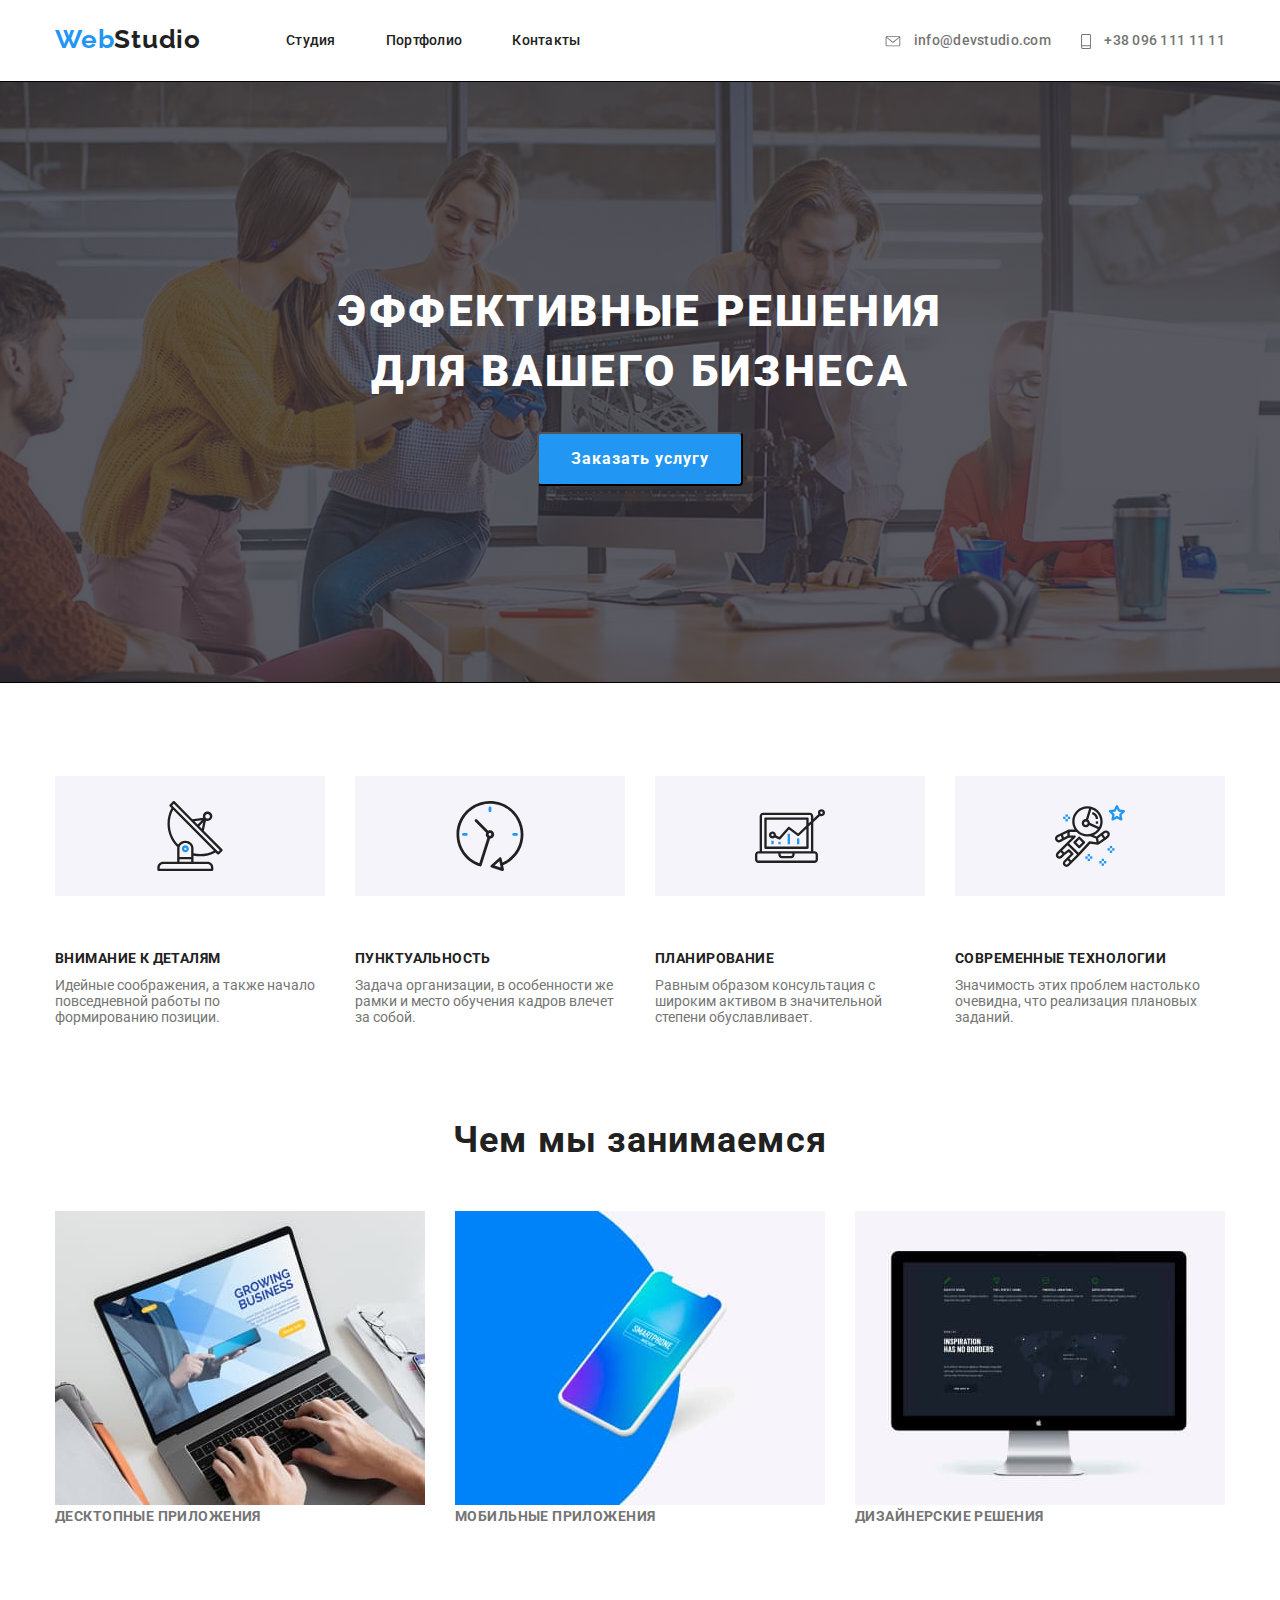
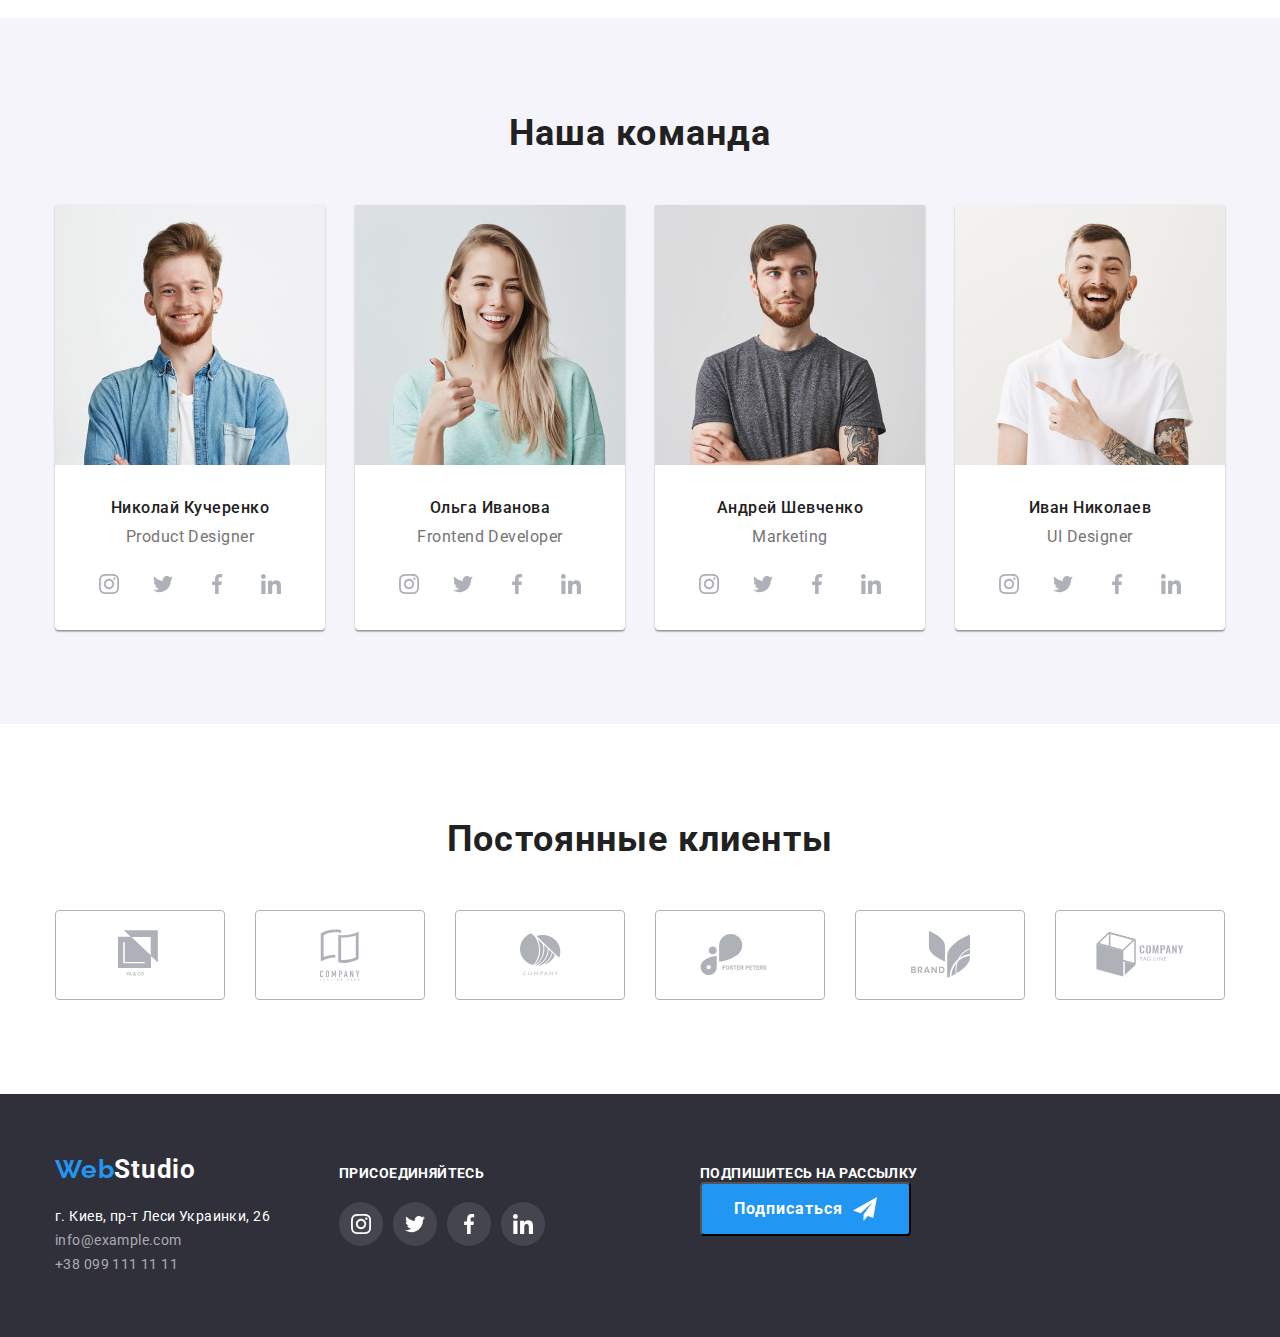
<file: index.html>
<!DOCTYPE html>
<html lang="ru">
  <head>
    <meta charset="UTF-8" />
    <meta name="viewport" content="width=device-width, initial-scale=1.0" />
    <title>Студия</title>
    <link
      href="https://fonts.googleapis.com/css2?family=Raleway:wght@700&family=Roboto:wght@400;500;700;900&display=swap"
      rel="stylesheet"
    />
    <link rel="stylesheet" href="./css/normalize.css" />
    <link rel="stylesheet" href="./css/style.css" />
  </head>

  <body>
    <!-- Шапка -->

    <header class="heder">
      <div class="conteiner">
        <nav class="navigation">
          <a href="./index.html" aria-label="Логотип" class="logo-decoration">
            <span class="logo">Web</span><span class="logo-studio">Studio</span>
          </a>

          <ul class="link">
            <li class="general">
              <a href="./index.html" class="link-item">Студия</a>
            </li>
            <li class="general">
              <a href="./portfolio.html" class="link-item">Портфолио</a>
            </li>
            <li class="general"><a href="" class="link-item">Контакты</a></li>
          </ul>
        </nav>

        <ul class="info">
          <li class="info-item">
            <a href="mailto:info@devstudio.com" class="info-kontakt" lang="en">
              <svg class="icon" width="16px" height="11px">
                <use href="./img/sprite.svg#mail-logo"></use>
              </svg>
              info@devstudio.com</a
            >
          </li>
          <li class="info-item">
            <a href="tel:+380961111111" class="info-kontakt">
              <svg class="icon" width="10px" height="15px">
                <use href="./img/sprite.svg#tel"></use>
              </svg>
              +38 096 111 11 11</a
            >
          </li>
        </ul>
      </div>
    </header>

    <!--Герой-->

    <main>
      <div class="overlay">
        <section class="hero">
          <h1 class="hero-title">
            Эффективные решения <br />
            для вашего бизнеса
          </h1>
          <button class="button">Заказать услугу</button>
        </section>
      </div>

      <!--Преимущества-->

      <section class="first-section">
        <div class="conteiner">
          <h2 class="main-title" hidden>Наши преимущества</h2>

          <ul class="primery">
            <li class="size">
              <div class="primery-svg">
                <svg class="primery-item">
                  <use href="./img/sprite.svg#antenna"></use>
                </svg>
              </div>
              <b class="title">Внимание к деталям</b>
              <p class="text">
                Идейные соображения, а также начало повседневной работы по
                формированию позиции.
              </p>
            </li>

            <li class="size">
              <div class="primery-svg">
                <svg width="70px" height="70px">
                  <use href="./img/sprite.svg#clock"></use>
                </svg>
              </div>

              <b class="title">Пунктуальность</b>
              <p class="text">
                Задача организации, в особенности же рамки и место обучения
                кадров влечет за собой.
              </p>
            </li>

            <li class="size">
              <div class="primery-svg">
                <svg width="70px" height="70px">
                  <use href="./img/sprite.svg#diagram"></use>
                </svg>
              </div>

              <b class="title">Планирование</b>
              <p class="text">
                Равным образом консультация с широким активом в значительной
                степени обуславливает.
              </p>
            </li>

            <li class="size">
              <div class="primery-svg">
                <svg width="70px" height="70px">
                  <use href="./img/sprite.svg#astronaut"></use>
                </svg>
              </div>

              <b class="title">Современные технологии</b>
              <p class="text">
                Значимость этих проблем настолько очевидна, что реализация
                плановых заданий.
              </p>
            </li>
          </ul>
        </div>
      </section>

      <!--Чем мы занимаемся-->

      <section class="two-section item">
        <div class="conteiner">
          <h2 class="main-title">Чем мы занимаемся</h2>
          <ul class="employment">
            <li class="size-two">
              <img
                src="./img/img.jpg"
                alt="Десктопные приложения"
                width="370"
                height="294"
              />
              <b class="title-list">Десктопные приложения</b>
            </li>

            <li class="size-two">
              <img
                src="./img/box.jpg"
                alt="Мобильные приложения"
                width="370"
                height="294"
              />
              <b class="title-list">Мобильные приложения</b>
            </li>

            <li class="size-two">
              <img
                src="./img/desktop.jpg"
                alt="Дизайнерские решения"
                width="370"
                height="294"
              />
              <b class="title-list">Дизайнерские решения</b>
            </li>
          </ul>
        </div>
      </section>

      <!--Наша команда-->

      <section class="team item">
        <div class="conteiner">
          <h2 class="main-title">Наша команда</h2>
          <ul class="team-list">
            <li class="size-two comand">
              <img
                class="photo"
                src="./img/nikolaj.jpg"
                alt="Фото Николая Кучеренко"
              />
              <h3 class="employees">Николай Кучеренко</h3>
              <p lang="en" class="employees-position">Product Designer</p>
              <ul class="group">
                <li lang="en" class="group-list">
                  <a href="" aria-label="instagram" class="group-title">
                    <svg width="20px" height="20px">
                      <use href="./img/sprite.svg#instagram"></use>
                    </svg>
                  </a>
                </li>
                <li lang="en" class="group-list">
                  <a href="" aria-label="twitter" class="group-title">
                    <svg width="20px" height="20px">
                      <use href="./img/sprite.svg#twitter"></use>
                    </svg>
                  </a>
                </li>
                <li lang="en" class="group-list">
                  <a href="" aria-label="facebook" class="group-title">
                    <svg width="20px" height="20px">
                      <use href="./img/sprite.svg#facebook"></use>
                    </svg>
                  </a>
                </li>
                <li lang="en" class="group-list">
                  <a href="" aria-label="linkedin" class="group-title">
                    <svg width="20px" height="20px">
                      <use href="./img/sprite.svg#linkedin"></use>
                    </svg>
                  </a>
                </li>
              </ul>
            </li>

            <li class="size-two comand">
              <img
                class="photo"
                src="./img/olga.jpg"
                alt="Фото Ольги Ивановой"
              />
              <h3 class="employees">Ольга Иванова</h3>
              <p lang="en" class="employees-position">Frontend Developer</p>
              <ul class="group">
                <li lang="en" class="group-list">
                  <a href="" aria-label="instagram" class="group-title">
                    <svg width="20px" height="20px">
                      <use href="./img/sprite.svg#instagram"></use>
                    </svg>
                  </a>
                </li>
                <li lang="en" class="group-list">
                  <a href="" aria-label="twitter" class="group-title">
                    <svg width="20px" height="20px">
                      <use href="./img/sprite.svg#twitter"></use>
                    </svg>
                  </a>
                </li>
                <li lang="en" class="group-list">
                  <a href="" aria-label="facebook" class="group-title">
                    <svg width="20px" height="20px">
                      <use href="./img/sprite.svg#facebook"></use>
                    </svg>
                  </a>
                </li>
                <li lang="en" class="group-list">
                  <a href="" aria-label="linkedin" class="group-title">
                    <svg width="20px" height="20px">
                      <use href="./img/sprite.svg#linkedin"></use>
                    </svg>
                  </a>
                </li>
              </ul>
            </li>

            <li class="size-two comand">
              <img
                class="photo"
                src="./img/andrej.jpg"
                alt="Фото Андрея Шевченко"
              />
              <h3 class="employees">Андрей Шевченко</h3>
              <p lang="en" class="employees-position">Marketing</p>
              <ul class="group">
                <li lang="en" class="group-list">
                  <a href="" aria-label="instagram" class="group-title">
                    <svg width="20px" height="20px">
                      <use href="./img/sprite.svg#instagram"></use>
                    </svg>
                  </a>
                </li>
                <li lang="en" class="group-list">
                  <a href="" aria-label="twitter" class="group-title">
                    <svg width="20px" height="20px">
                      <use href="./img/sprite.svg#twitter"></use>
                    </svg>
                  </a>
                </li>
                <li lang="en" class="group-list">
                  <a href="" aria-label="facebook" class="group-title">
                    <svg width="20px" height="20px">
                      <use href="./img/sprite.svg#facebook"></use>
                    </svg>
                  </a>
                </li>
                <li lang="en" class="group-list">
                  <a href="" aria-label="linkedin" class="group-title">
                    <svg width="20px" height="20px">
                      <use href="./img/sprite.svg#linkedin"></use>
                    </svg>
                  </a>
                </li>
              </ul>
            </li>

            <li class="size-two comand">
              <img
                class="photo"
                src="./img/ivan.jpg"
                alt="Фото Ивана Николаева"
              />
              <h3 class="employees">Иван Николаев</h3>
              <p lang="en" class="employees-position">UI Designer</p>
              <ul class="group">
                <li lang="en" class="group-list">
                  <a href="" aria-label="instagram" class="group-title">
                    <svg width="20px" height="20px">
                      <use href="./img/sprite.svg#instagram"></use>
                    </svg>
                  </a>
                </li>
                <li lang="en" class="group-list">
                  <a href="" aria-label="twitter" class="group-title">
                    <svg width="20px" height="20px">
                      <use href="./img/sprite.svg#twitter"></use>
                    </svg>
                  </a>
                </li>
                <li lang="en" class="group-list">
                  <a href="" aria-label="facebook" class="group-title">
                    <svg width="20px" height="20px">
                      <use href="./img/sprite.svg#facebook"></use>
                    </svg>
                  </a>
                </li>
                <li lang="en" class="group-list">
                  <a href="" aria-label="linkedin" class="group-title">
                    <svg width="20px" height="20px">
                      <use href="./img/sprite.svg#linkedin"></use>
                    </svg>
                  </a>
                </li>
              </ul>
            </li>
          </ul>
        </div>
      </section>

      <!--Наши клиенты-->

      <section class="clients item">
        <h3 class="main-title">Постоянные клиенты</h3>
        <div class="conteiner">
          <ul class="piple">
            <li class="svg-clients">
              <a href="" class="imeges">
                <svg width="44px" height="49px">
                  <use href="./img/sprite.svg#Client_1"></use>
                </svg>
              </a>
            </li>
            <li class="svg-clients">
              <a href="" class="imeges">
                <svg width="40px" height="52px">
                  <use href="./img/sprite.svg#Client_2"></use>
                </svg>
              </a>
            </li>
            <li class="svg-clients">
              <a href="" class="imeges">
                <svg width="41px" height="43px">
                  <use href="./img/sprite.svg#Client_3"></use>
                </svg>
              </a>
            </li>
            <li class="svg-clients">
              <a href="" class="imeges">
                <svg width="80px" height="42px">
                  <use href="./img/sprite.svg#Client_4"></use>
                </svg>
              </a>
            </li>
            <li class="svg-clients">
              <a href="" class="imeges">
                <svg width="59px" height="47px">
                  <use href="./img/sprite.svg#Client_5"></use>
                </svg>
              </a>
            </li>
            <li class="svg-clients">
              <a href="" class="imeges">
                <svg width="88px" height="45px">
                  <use href="./img/sprite.svg#Client_6"></use>
                </svg>
              </a>
            </li>
          </ul>
        </div>
      </section>
    </main>

    <!--Подвал-->

    <footer class="footer">
      <div class="conteiner">
        <div class="footer-nav">
          <a href="" class="logo-footer" lang="en"
            ><span class="logo">Web</span><span class="logo-first">Studio</span>
          </a>
          <ul class="footer-info">
            <li>г. Киев, пр-т Леси Украинки, 26</li>
            <li lang="en">
              <a href="mail:info@example.com" class="footer-adres">
                info@example.com</a
              >
            </li>

            <li>
              <a href="tel:+380991111111" class="footer-adres">
                +38 099 111 11 11</a
              >
            </li>
          </ul>
        </div>

        <div class="footer-action">
          <b class="action">Присоединяйтесь</b>
          <ul class="socsiec">
            <li lang="en" class="soc-list">
              <a href="" aria-label="instagram" class="soc-title">
                <svg width="20px" height="20px" class="soc-svg">
                  <use href="./img/sprite.svg#instagram"></use>
                </svg>
              </a>
            </li>
            <li lang="en" class="soc-list">
              <a href="" aria-label="twitter" class="soc-title">
                <svg width="20px" height="20px" class="soc-svg">
                  <use href="./img/sprite.svg#twitter"></use>
                </svg>
              </a>
            </li>
            <li lang="en" class="soc-list">
              <a href="" aria-label="facebook" class="soc-title">
                <svg width="20px" height="20px" class="soc-svg">
                  <use href="./img/sprite.svg#facebook"></use>
                </svg>
              </a>
            </li>
            <li lang="en" class="soc-list">
              <a href="" aria-label="linkedin" class="soc-title">
                <svg width="20px" height="20px" class="soc-svg">
                  <use href="./img/sprite.svg#linkedin"></use>
                </svg>
              </a>
            </li>
          </ul>
        </div>

        <div class="forma">
          <b class="action-class">Подпишитесь на рассылку</b>
          <p>
            <button class="button-footer">
              Подписаться
              <svg width="24px" height="24px" class="button-twit">
                <use href="./img/sprite.svg#icon-send"></use>
              </svg>
            </button>
          </p>
        </div>
      </div>
    </footer>
  </body>
</html>
</file>
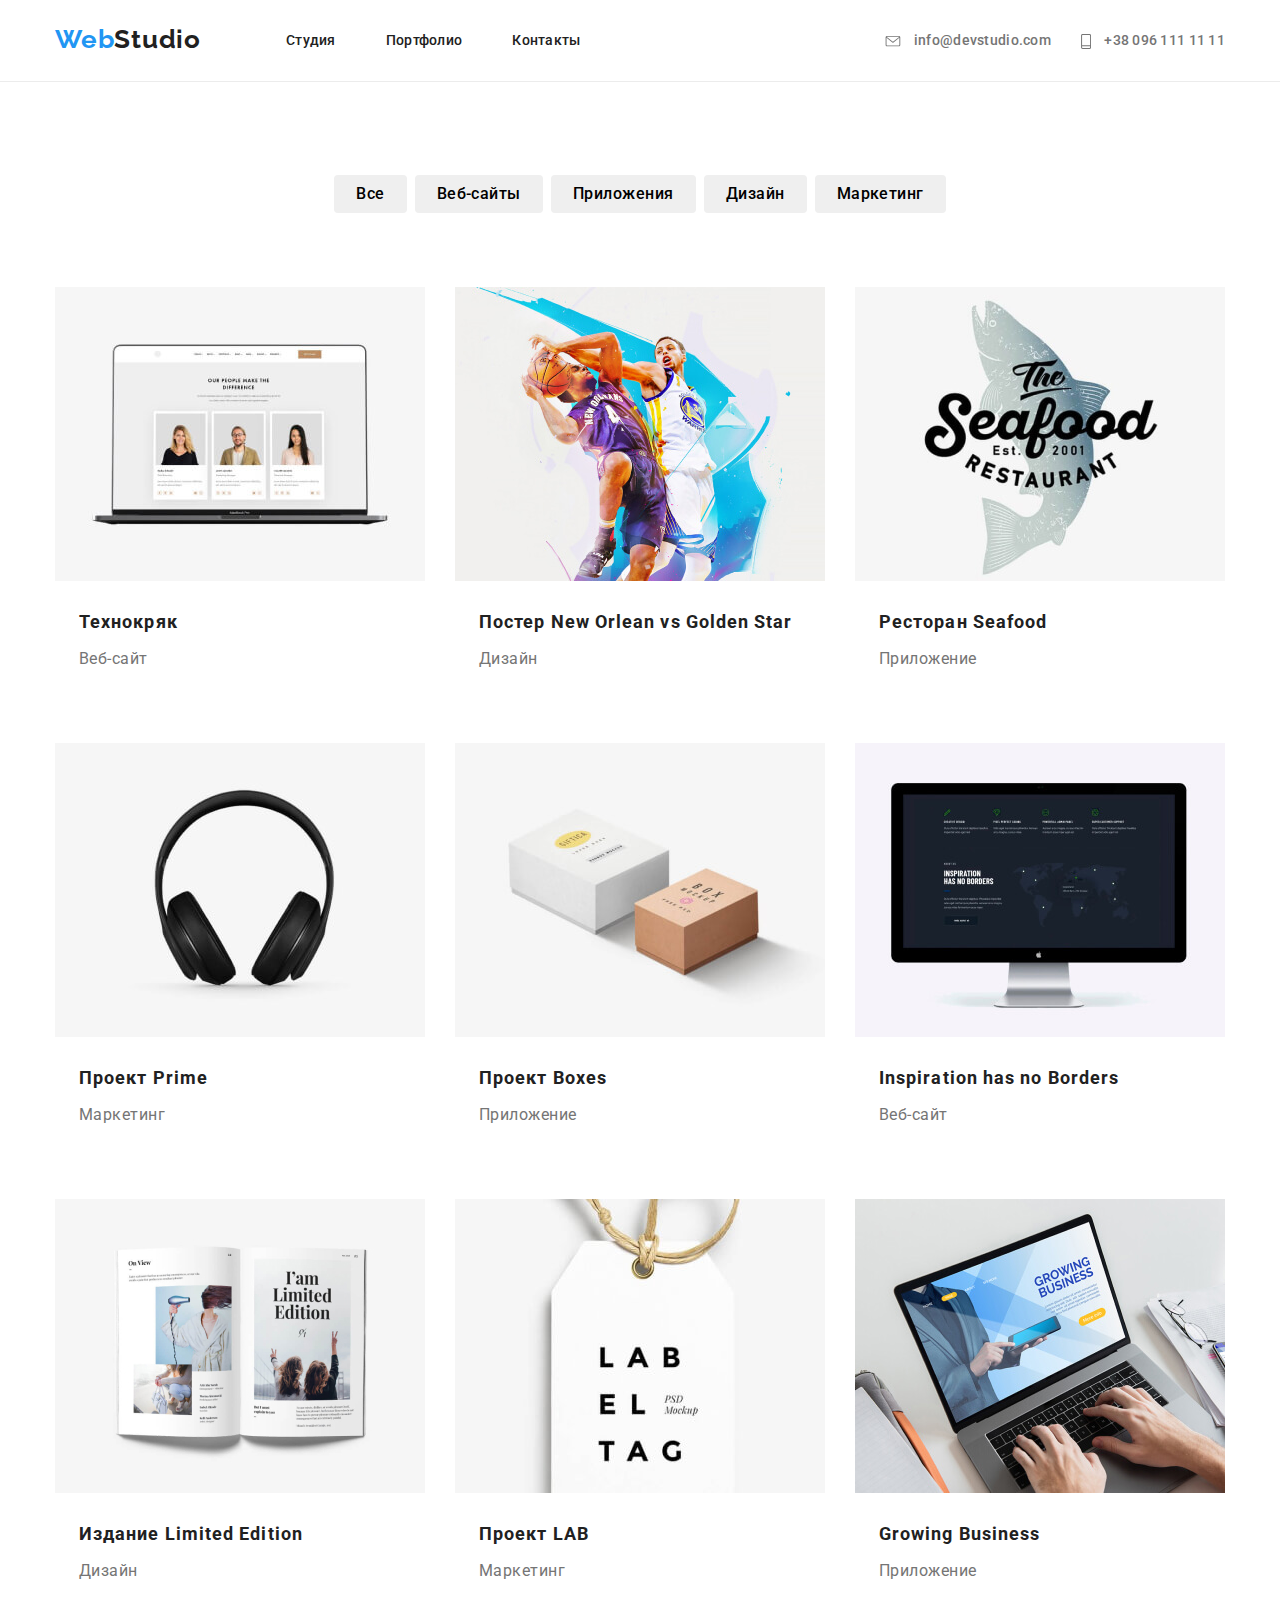
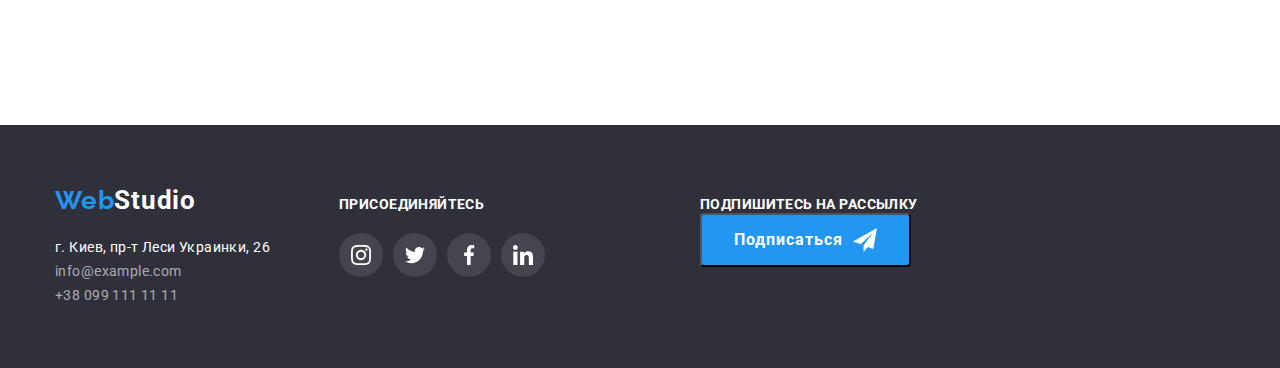
<file: portfolio.html>
<!DOCTYPE html>
<html lang="ru">
  <head>
    <meta charset="UTF-8" />
    <meta name="viewport" content="width=device-width, initial-scale=1.0" />
    <title>Портфолио</title>
    <link
      href="https://fonts.googleapis.com/css2?family=Raleway:wght@700&family=Roboto:wght@400;500;700;900&display=swap"
      rel="stylesheet"
    />
    <link rel="stylesheet" href="./css/normalize.css" />
    <link rel="stylesheet" href="./css/style.css" />
  </head>

  <body>
    <!-- Шапка -->

    <header class="heder">
      <div class="conteiner">
        <nav class="navigation">
          <a href="./index.html" aria-label="Логотип" class="logo-decoration">
            <span class="logo">Web</span><span class="logo-studio">Studio</span>
          </a>

          <ul class="link">
            <li class="general">
              <a href="./index.html" class="link-item">Студия</a>
            </li>
            <li class="general">
              <a href="./portfolio.html" class="link-item">Портфолио</a>
            </li>
            <li class="general"><a href="" class="link-item">Контакты</a></li>
          </ul>
        </nav>

        <ul class="info">
          <li class="info-item">
            <a href="mailto:info@devstudio.com" class="info-kontakt" lang="en">
              <svg class="icon" width="16px" height="11px">
                <use href="./img/sprite.svg#mail-logo"></use>
              </svg>
              info@devstudio.com</a
            >
          </li>
          <li class="info-item">
            <a href="tel:+380961111111" class="info-kontakt">
              <svg class="icon" width="10px" height="15px">
                <use href="./img/sprite.svg#tel"></use>
              </svg>
              +38 096 111 11 11</a
            >
          </li>
        </ul>
      </div>
    </header>

    <main>
      <h1 hidden>Наши работы</h1>
      <ul class="menu">
        <li class="secondary-button">
          <button class="button-list" type="button">Все</button>
        </li>
        <li class="secondary-button">
          <button class="button-list" type="button">Веб-сайты</button>
        </li>
        <li class="secondary-button">
          <button class="button-list" type="button">Приложения</button>
        </li>
        <li class="secondary-button">
          <button class="button-list" type="button">Дизайн</button>
        </li>
        <li class="secondary-button">
          <button class="button-list" type="button">Маркетинг</button>
        </li>
      </ul>

      <div class="conteiner">
        <ul class="main-unit">
          <li class="editing">
            <a href="" class="logo-decoration">
              <img
                class="photo-port"
                src="./images-portfolio/web.jpg"
                alt="Технокряк"
              />
              <div class="edition-title">
                <h2 class="subtitle">Технокряк</h2>
                <p class="description">Веб-сайт</p>
              </div>
              <!--<p class="decor">
                Технокряк это современная площадка распространения коронавируса.
                Компании используют эту платформу для цифрового шпионажа и атак
                на защищённые сервера конкурентов.
              </p>-->
            </a>
          </li>

          <li class="editing">
            <a href="" class="logo-decoration">
              <img
                class="photo-port"
                src="./images-portfolio/design.jpg"
                alt="Дизайн"
              />
              <div class="edition-title">
                <h2 class="subtitle">Постер New Orlean vs Golden Star</h2>
                <p class="description">Дизайн</p>
              </div>
              <!--<p class="decor">
                Технокряк это современная площадка распространения коронавируса.
                Компании используют эту платформу для цифрового шпионажа и атак
                на защищённые сервера конкурентов.
              </p>-->
            </a>
          </li>

          <li class="editing">
            <a href="" class="logo-decoration">
              <img
                class="photo-port"
                src="./images-portfolio/restaurant.jpg"
                alt="Название ресторана"
              />
              <div class="edition-title">
                <h2 class="subtitle">Ресторан Seafood</h2>
                <p class="description">Приложение</p>
              </div>
              <!--<p class="decor">
                Технокряк это современная площадка распространения коронавируса.
                Компании используют эту платформу для цифрового шпионажа и атак
                на защищённые сервера конкурентов.
              </p>-->
            </a>
          </li>

          <li class="editing">
            <a href="" class="logo-decoration">
              <img
                class="photo-port"
                src="./images-portfolio/marketing.jpg"
                alt="Маркетинг"
              />
              <div class="edition-title">
                <h2 class="subtitle">Проект Prime</h2>
                <p class="description">Маркетинг</p>
              </div>
              <!--<p class="decor">
                Технокряк это современная площадка распространения коронавируса.
                Компании используют эту платформу для цифрового шпионажа и атак
                на защищённые сервера конкурентов.
              </p>-->
            </a>
          </li>

          <li class="editing">
            <a href="" class="logo-decoration">
              <img
                class="photo-port"
                src="./images-portfolio/projekt.jpg"
                alt="Проект бокс"
              />
              <div class="edition-title">
                <h2 class="subtitle">Проект Boxes</h2>
                <p class="description">Приложение</p>
              </div>
              <!--<p class="decor">
                Технокряк это современная площадка распространения коронавируса.
                Компании используют эту платформу для цифрового шпионажа и атак
                на защищённые сервера конкурентов.
              </p>-->
            </a>
          </li>

          <li class="editing">
            <a href="" class="logo-decoration">
              <img
                class="photo-port"
                src="./images-portfolio/inspiration.jpg"
                alt="Монитор"
              />
              <div class="edition-title">
                <h2 class="subtitle">Inspiration has no Borders</h2>
                <p class="description">Веб-сайт</p>
              </div>
              <!--<p class="decor">
                Технокряк это современная площадка распространения коронавируса.
                Компании используют эту платформу для цифрового шпионажа и атак
                на защищённые сервера конкурентов.
              </p>-->
            </a>
          </li>

          <li class="editing">
            <a href="" class="logo-decoration">
              <img
                class="photo-port"
                src="./images-portfolio/Limited-Edition.jpg"
                alt="Издание"
              />
              <div class="edition-title">
                <h2 class="subtitle">Издание Limited Edition</h2>
                <p class="description">Дизайн</p>
              </div>
              <!--<p class="decor">
                Технокряк это современная площадка распространения коронавируса.
                Компании используют эту платформу для цифрового шпионажа и атак
                на защищённые сервера конкурентов.
              </p>-->
            </a>
          </li>

          <li class="editing">
            <a href="" class="logo-decoration">
              <img
                class="photo-port"
                src="./images-portfolio/projekt-lab.jpg"
                alt="Проект"
              />
              <div class="edition-title">
                <h2 class="subtitle">Проект LAB</h2>
                <p class="description">Маркетинг</p>
              </div>
              <!--<p class="decor">
                Технокряк это современная площадка распространения коронавируса.
                Компании используют эту платформу для цифрового шпионажа и атак
                на защищённые сервера конкурентов.
              </p>-->
            </a>
          </li>

          <li class="editing">
            <a href="" class="logo-decoration">
              <img
                class="photo-port"
                src="./images-portfolio/Growing-Business.jpg"
                alt="Бизнес"
              />
              <div class="edition-title">
                <h2 class="subtitle">Growing Business</h2>
                <p class="description">Приложение</p>
              </div>
              <!--<p class="decor">
                Технокряк это современная площадка распространения коронавируса.
                Компании используют эту платформу для цифрового шпионажа и атак
                на защищённые сервера конкурентов.
              </p>-->
            </a>
          </li>
        </ul>
      </div>
    </main>

    <!--Подвал-->

    <footer class="footer">
      <div class="conteiner">
        <div class="footer-nav">
          <a href="" class="logo-footer" lang="en"
            ><span class="logo">Web</span><span class="logo-first">Studio</span>
          </a>
          <ul class="footer-info">
            <li>г. Киев, пр-т Леси Украинки, 26</li>
            <li lang="en">
              <a href="mail:info@example.com" class="footer-adres">
                info@example.com</a
              >
            </li>

            <li>
              <a href="tel:+380991111111" class="footer-adres">
                +38 099 111 11 11</a
              >
            </li>
          </ul>
        </div>

        <div class="footer-action">
          <b class="action">Присоединяйтесь</b>
          <ul class="socsiec">
            <li lang="en" class="soc-list">
              <a href="" aria-label="instagram" class="soc-title">
                <svg width="20px" height="20px" class="soc-svg">
                  <use href="./img/sprite.svg#instagram"></use>
                </svg>
              </a>
            </li>
            <li lang="en" class="soc-list">
              <a href="" aria-label="twitter" class="soc-title">
                <svg width="20px" height="20px" class="soc-svg">
                  <use href="./img/sprite.svg#twitter"></use>
                </svg>
              </a>
            </li>
            <li lang="en" class="soc-list">
              <a href="" aria-label="facebook" class="soc-title">
                <svg width="20px" height="20px" class="soc-svg">
                  <use href="./img/sprite.svg#facebook"></use>
                </svg>
              </a>
            </li>
            <li lang="en" class="soc-list">
              <a href="" aria-label="linkedin" class="soc-title">
                <svg width="20px" height="20px" class="soc-svg">
                  <use href="./img/sprite.svg#linkedin"></use>
                </svg>
              </a>
            </li>
          </ul>
        </div>

        <div class="forma">
          <b class="action-class">Подпишитесь на рассылку</b>
          <p>
            <button class="button-footer">
              Подписаться
              <svg width="24px" height="24px" class="button-twit">
                <use href="./img/sprite.svg#icon-send"></use>
              </svg>
            </button>
          </p>
        </div>
      </div>
    </footer>
  </body>
</html>
</file>
<file: css/style.css>
html {
  box-sizing: border-box;
}

*,
*::before,
*::after {
  box-sizing: inherit;
}

:root {
  --main-font: Roboto, sans-serif;
  --secondary-font: Raleway, sans-serif;
  --title-dark-theme-color: #ffffff;
  --title-light-theme-color: #212121;
  --text-theme-color: #757575;
  --text-dark-theme-color: rgba(255, 255, 255, 0.6);
  --accent-color: #2196f3;
  --secondary-color: #afb1b8;
}

body {
  background-color: #ffffff;
  color: #757575;
  font-family: Roboto, sans-serif;
  font-size: 14px;
}

ul {
  list-style: none;
}

/*logo*/

.heder {
  border-bottom: 1px solid #ececec;
}

.heder > .conteiner {
  display: flex;
}

.conteiner,
.footer-container {
  margin-left: auto;
  margin-right: auto;
  width: 1200px;
  padding-left: 15px;
  padding-right: 15px;
}

.logo-decoration {
  padding-top: 24px;
  padding-bottom: 25px;
  text-decoration: none;
}

.logo,
.logo-studio {
  color: var(--accent-color);
  font-family: var(--secondary-font);
  font-weight: 700;
  font-size: 26px;
  line-height: 1.19;
  letter-spacing: 0.03em;
}

.logo-studio {
  margin-right: 85px;
  color: var(--title-light-theme-color);
}

/*navigation*/

.navigation {
  display: flex;
}

.link,
.info {
  padding: 0;
  margin: 0;
  padding-top: 32px;
  padding-bottom: 32px;
  display: flex;
}

.link-item {
  font-weight: 500;
  font-size: 14px;
  line-height: 1.14;
  letter-spacing: 0.02em;
  color: var(--title-light-theme-color);
  text-decoration: none;
}

.general:not(:last-child) {
  margin-right: 50px;
}

.link-item:hover,
.link-item:focus {
  color: var(--accent-color);
}

.info {
  margin-left: auto;
}

.info-kontakt {
  font-weight: 500;
  font-size: 14px;
  line-height: 1.14;
  letter-spacing: 0.02em;
  color: var(--text-theme-color);
  text-decoration: none;
}

.icon {
  margin-right: 10px;
  vertical-align: middle;
}

.info-item:not(:last-child) {
  margin-right: 30px;
}

.info-kontakt {
  fill: #757575;
}

.info-kontakt:hover,
.info-kontakt:focus {
  color: var(--accent-color);
  fill: var(--accent-color);
}

/*hero*/

.overlay {
  max-width: 1600px;
  height: 600px;
  margin-left: auto;
  margin-right: auto;
  background-image: linear-gradient(
      to right,
      rgba(47, 48, 58, 0.8),
      rgba(47, 48, 58, 0.8)
    ),
    url(../img/Header.jpg);
  background-repeat: no-repeat;
  background-position: center;
  background-size: cover;
  outline: 1px solid black;
}

.hero {
  margin-left: auto;
  margin-right: auto;
  text-align: center;
}

.hero-title {
  padding: 0;
  margin-top: 0;
  font-weight: 900;
  font-size: 44px;
  line-height: 1.36;
  letter-spacing: 0.06em;
  text-transform: uppercase;
  color: var(--title-dark-theme-color);
}

h1,
h2,
h3,
p {
  margin: 0;
}

.hero-title {
  padding-top: 200px;
  margin-bottom: 30px;
}

.button {
  margin-bottom: 200px;
}

.button,
.button-footer {
  border-radius: 4px;
  min-width: 200px;
  text-align: center;
  padding-top: 10px;
  padding-bottom: 10px;
  padding-left: 32px;
  padding-right: 32px;
  background-color: var(--accent-color);
  font-weight: 700;
  font-size: 16px;
  line-height: 1.87;
  letter-spacing: 0.06em;
  color: var(--title-dark-theme-color);
}

/*our advantages*/

.item {
  padding-top: 94px;
  padding-bottom: 94px;
}

.primery {
  display: flex;
  margin: 0;
  padding: 0;
  padding-top: 94px;
  justify-content: center;
}

.primery-item {
  width: 70px;
  height: 70px;
}

.primery-svg {
  display: flex;
  justify-content: center;
  align-items: center;
  background-color: #f5f4fa;
  width: 270px;
  height: 120px;
}

.size {
  width: 270px;
}

.size:not(:last-child) {
  margin-right: 30px;
}

.primary-margin:not(:last-child) {
  margin-right: 30px;
}

.main-title {
  font-weight: 700;
  font-size: 36px;
  line-height: 1.17;
  text-align: center;
  letter-spacing: 0.03em;
  color: var(--title-light-theme-color);
}

.main-title {
  margin-bottom: 50px;
}

.title {
  display: flex;
  margin-top: 55px;
  margin-bottom: 10px;
}

.title {
  font-weight: 700;
  font-size: 14px;
  line-height: 1.14;
  letter-spacing: 0.03em;
  text-transform: uppercase;
  color: var(--title-light-theme-color);
}

/*what we do*/

.employment {
  display: flex;
  margin: 0;
  padding: 0;
  justify-content: center;
}

.size-two:not(:last-child) {
  margin-right: 30px;
}

.comand {
  border-radius: 0px 0px 4px 4px;
  box-shadow: 0px 2px 1px rgba(0, 0, 0, 0.2), 0px 1px 1px rgba(0, 0, 0, 0.14),
    0px 1px 3px rgba(0, 0, 0, 0.12);
}

/*team*/

.team {
  background-color: #f5f4fa;
}

.team-list {
  display: flex;
  margin: 0;
  padding: 0;
}

.team-list:not(:last-child) {
  margin-right: 30px;
}

.team-list > .size-two {
  background-color: #ffffff;
}

.group {
  display: flex;
  justify-content: center;
  align-items: center;
  padding: 0;
  padding-top: 16px;
  padding-bottom: 24px;
}

.group-list:not(:last-child) {
  margin-right: 10px;
}

.group-title {
  fill: #afb1b8;
  display: flex;
  justify-content: center;
  align-items: center;
  width: 44px;
  height: 44px;
}

.group-title:hover,
.group-title:focus {
  display: flex;
  background-color: var(--accent-color);
  fill: #ffffff;
  border-radius: 50%;
  justify-content: center;
  align-items: center;
  width: 44px;
  height: 44px;
}

.title-list {
  font-weight: 700;
  font-size: 14px;
  line-height: 1.14px;
  text-align: center;
  letter-spacing: 0.03em;
  text-transform: uppercase;
  /*color: var(--title-dark-theme-color);*/
}

/*our team*/
.employees {
  font-weight: 500;
  font-size: 16px;
  line-height: 1.19;
  text-align: center;
  letter-spacing: 0.03em;
  color: var(--title-light-theme-color);
}

.employees-position {
  font-weight: 400;
  font-size: 16px;
  line-height: 1.19;
  text-align: center;
  letter-spacing: 0.03em;
}

.employees {
  margin-top: 30px;
  margin-bottom: 10px;
}

/*clients*/

.piple {
  display: flex;
  justify-content: center;
  margin: 0;
  padding: 0;
}

.svg-clients:not(:last-child) {
  margin-right: 30px;
}

.imeges {
  display: flex;
  width: 170px;
  height: 90px;
  justify-content: center;
  align-items: center;
  border: 1px solid #afb1b8;
  border-radius: 4px;
}

.imeges {
  fill: #afb1b8;
}

.imeges:hover,
.imeges:focus {
  border: 1px solid #2196f3;
  fill: #2196f3;
}

/*footer*/

.footer > .conteiner {
  display: flex;
  align-items: baseline;
}

.footer-nav {
  margin-right: 69px;
}

.footer-info,
.footer-adres {
  margin: 0;
  padding: 0;
}

.footer {
  padding-top: 60px;
  padding-bottom: 60px;
  background-color: #2f303a;
}

.logo-footer {
  font-weight: 700;
  font-size: 26px;
  line-height: 1.19;
  letter-spacing: 0.03em;
  color: var(--title-dark-theme-color);
  text-decoration: none;
}

.footer-info,
.footer-adres {
  font-weight: 400;
  font-size: 14px;
  line-height: 1.71;
  letter-spacing: 0.03em;
  color: var(--title-dark-theme-color);
}

.footer-adres {
  text-decoration: none;
  color: var(--text-dark-theme-color);
}

.footer-info {
  margin-top: 20px;
}

.footer-adres {
  padding-top: 9px;
}

.socsiec,
.main-unit {
  margin: 0;
  padding: 0;
  margin-top: 20px;
}

.socsiec {
  display: flex;
}

.soc-list:not(:last-child) {
  margin-right: 10px;
}

.soc-title {
  fill: #ffffff;
}

.soc-title:hover,
.soc-title:focus {
  background-color: var(--accent-color);
}

.soc-title {
  display: flex;
  justify-content: center;
  align-items: center;
  border-radius: 50%;
  width: 44px;
  height: 44px;
  background-color: rgba(255, 255, 255, 0.1);
}

.footer-action {
  margin-right: 155px;
}

.action,
.action-class {
  font-weight: 700;
  font-size: 14px;
  line-height: 1.14;
  letter-spacing: 0.03em;
  text-transform: uppercase;
  color: var(--title-dark-theme-color);
}

.button-footer {
  display: flex;
  justify-content: center;
  align-items: center;
}

.button-twit {
  margin-left: 10px;
}

/*portfolio*/

.button-list {
  padding: 0;
  padding-top: 6px;
  padding-bottom: 6px;
  padding-right: 22px;
  padding-left: 22px;
}

.button-list:hover,
.button-list:focus {
  background-color: var(--accent-color);
  color: var(--title-dark-theme-color);
}

.button-list {
  border: 0px;
  border-radius: 4px;
  font-weight: 500;
  font-size: 16px;
  line-height: 1.62;
  text-align: center;
  letter-spacing: 0.03em;
}

.secondary-button:not(:last-child) {
  margin-right: 8px;
}

.menu {
  display: flex;
  justify-content: center;
  margin-top: 93px;
  margin-bottom: 50px;
  padding: 0;
}

.main-unit {
  display: flex;
  flex-wrap: wrap;
  padding-bottom: 94px;
}

.logo-decoration {
  display: block;
}

.editing:hover,
.editing:focus {
  border: 1px solid #eeeeee;
  box-sizing: border-box;
  box-shadow: 1px 4px 6px rgba(0, 0, 0, 0.16), 0px 4px 4px rgba(0, 0, 0, 0.06),
    0px 1px 1px rgba(0, 0, 0, 0.12);
}

.decor {
  width: 322px;
}

.editing {
  margin-right: 30px;
  width: 370px;
}

.editing:nth-child(3n) {
  margin-right: 0;
}

.editing:nth-last-child(-n + 3) {
  margin-bottom: 0;
}

.subtitle {
  font-weight: 700;
  font-size: 18px;
  line-height: 2;
  letter-spacing: 0.06em;
  color: var(--title-light-theme-color);
  text-decoration: none;
}

.subtitle {
  margin-bottom: 4px;
}

.description {
  font-weight: 400;
  font-size: 16px;
  line-height: 1.87;
  letter-spacing: 0.03em;
  color: var(--text-theme-color);
  text-decoration: none;
}

.edition-title {
  padding-top: 20px;
  padding-right: 24px;
  padding-bottom: 20px;
  padding-left: 24px;
}
</file>
